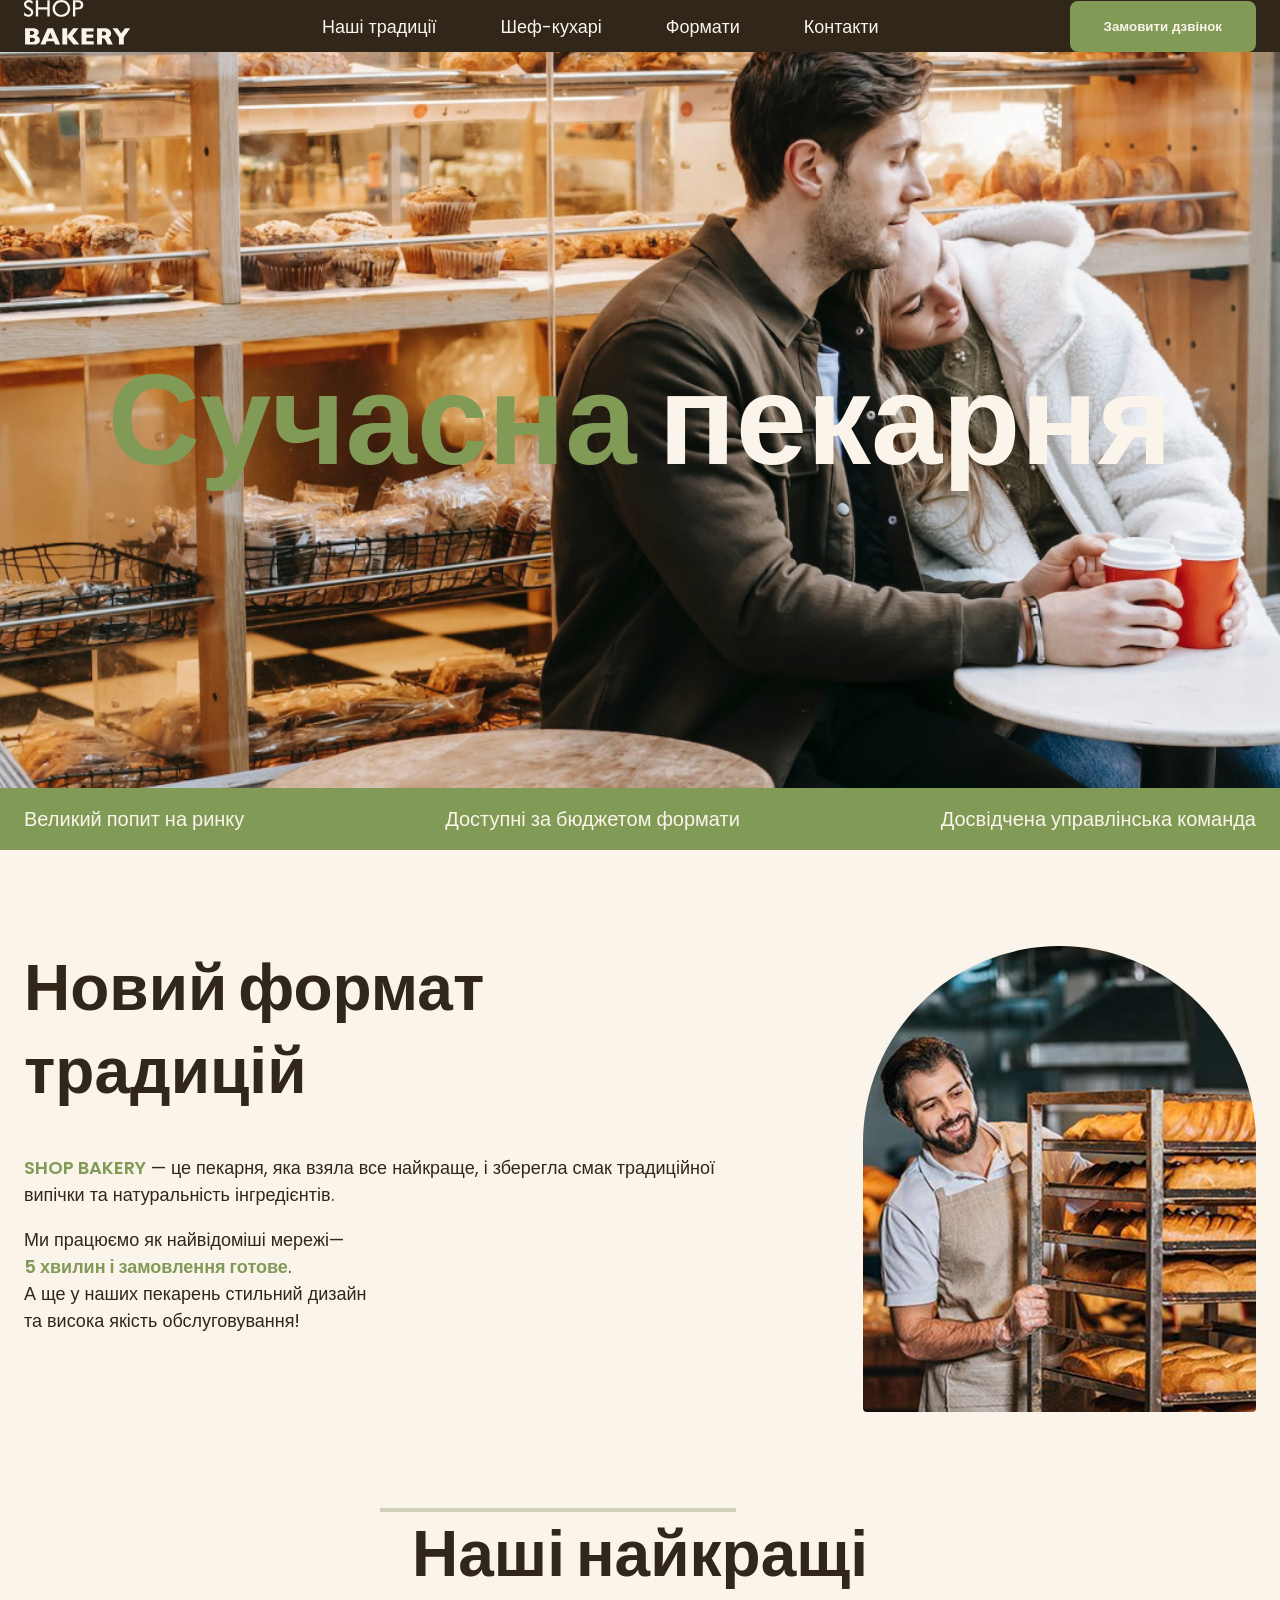
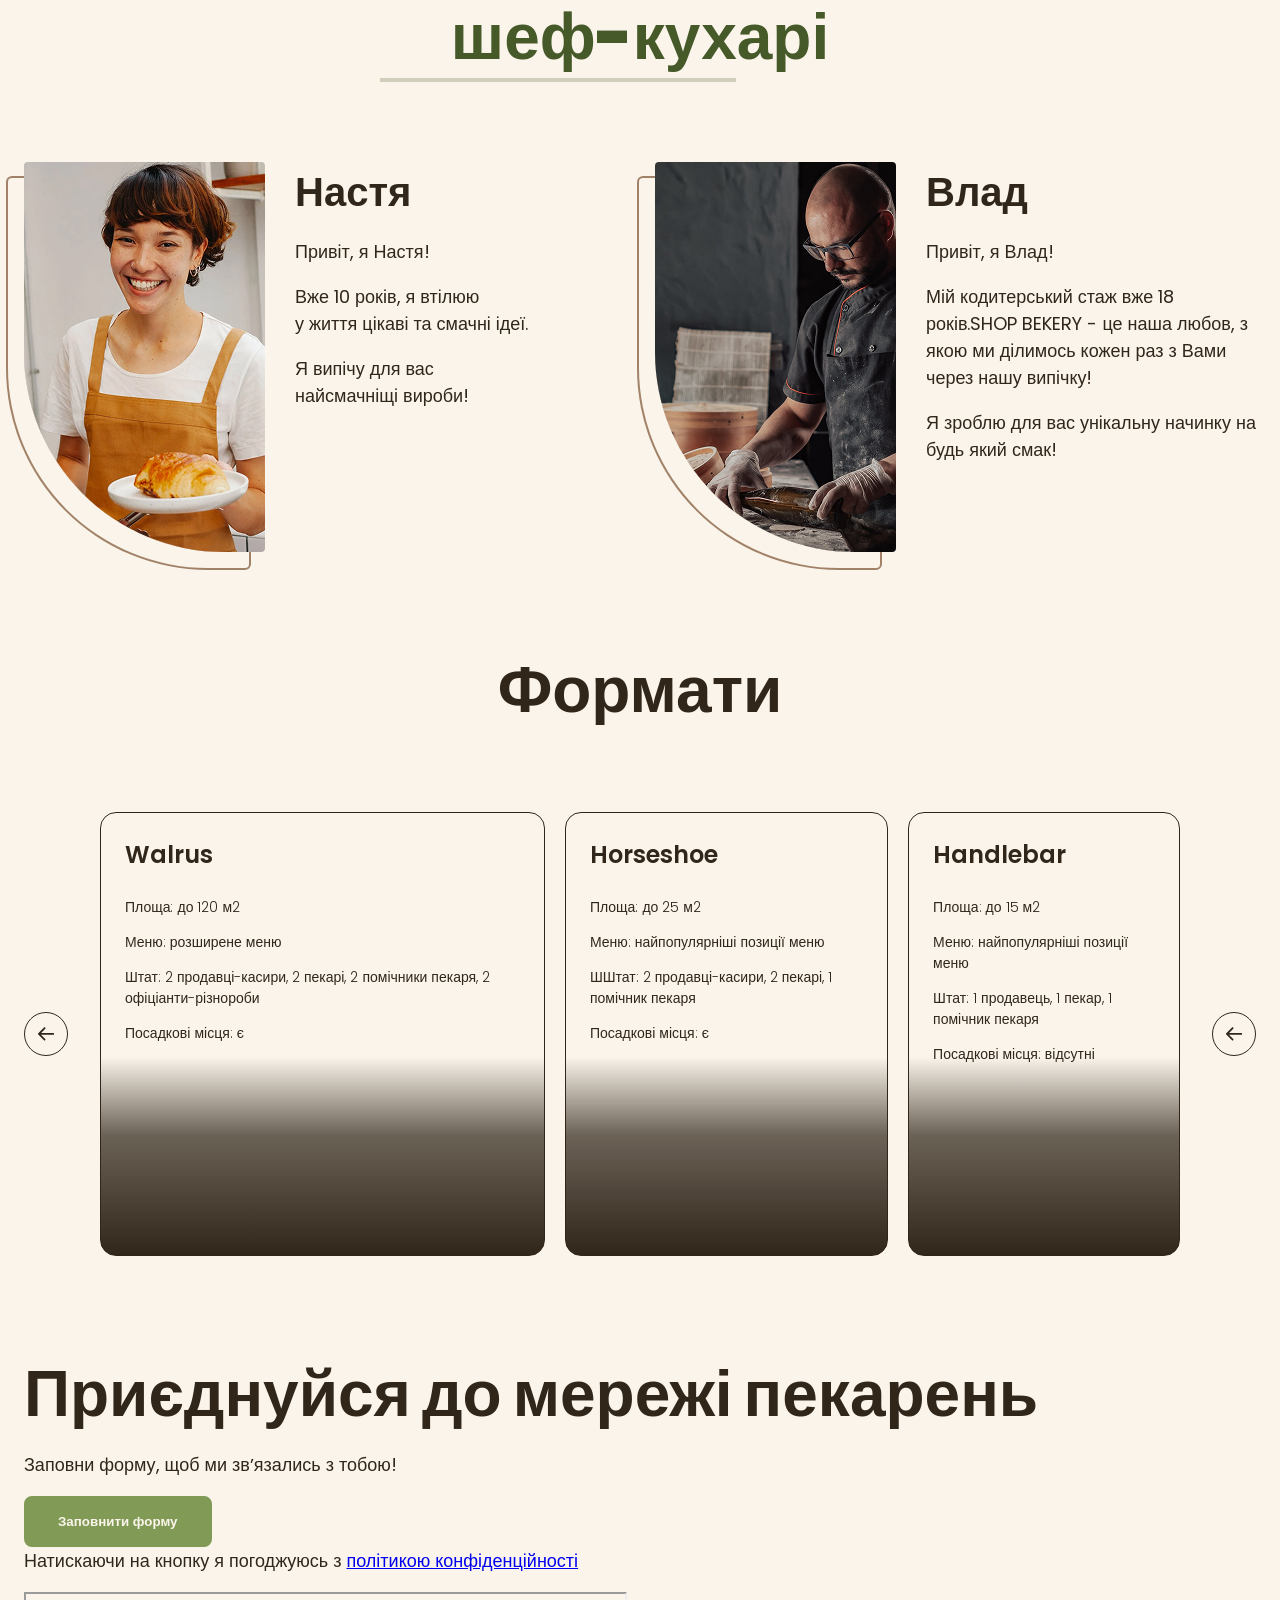
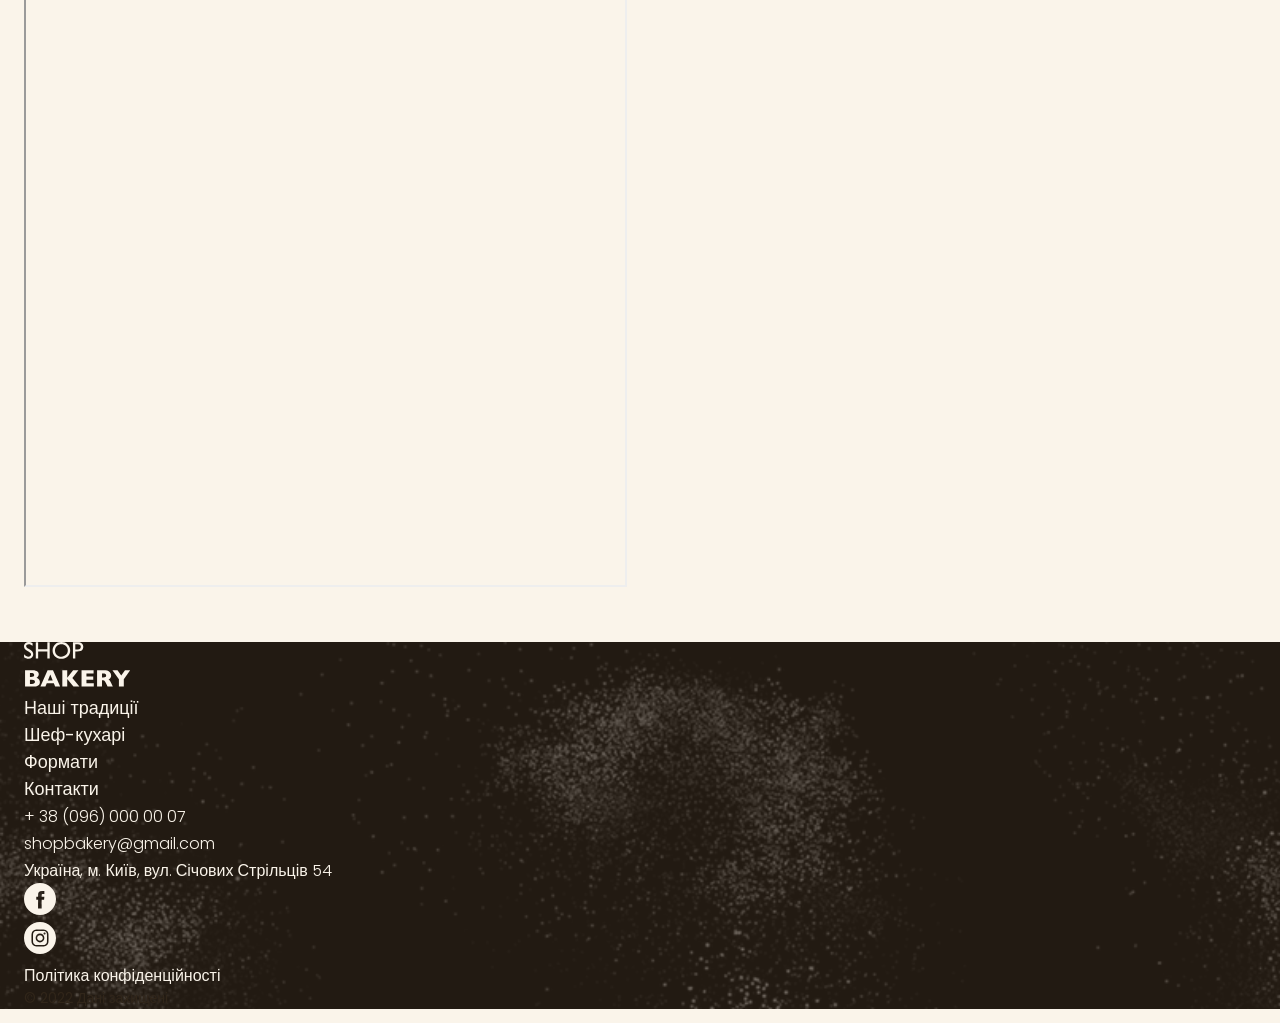
<file: index.html>
<!doctype html>
<html lang="uk">
  <head>
    <meta charset="UTF-8" />
    <meta http-equiv="X-UA-Compatible" content="IE=edge" />
    <meta name="viewport" content="width=device-width, initial-scale=1.0" />
    <title>Сучасна пекарня</title>
    <!-- css -->
    <link rel="stylesheet" href="./CSS/style.css" />
  </head>
  <body>
    <header>
      <div class="container">
        <div class="header-container">
          <nav class="header-nav">
            <a href="/">
              <img src="./images/logo.svg" alt="Логотип Сучасна пекарня" />
            </a>
            <ul class="header-menu">
              <li>
                <a class="header-link" href="#traditions-section"
                  >Наші традиції</a
                >
              </li>
              <li>
                <a class="header-link" href="#chefs-section">Шеф-кухарі</a>
              </li>
              <li>
                <a class="header-link" href="#formats-section">Формати</a>
              </li>
              <li>
                <a class="header-link" href="#contact-section">Контакти</a>
              </li>
            </ul>
          </nav>
          <button class="button-call" type="button">Замовити дзвінок</button>
        </div>
      </div>
    </header>
    <main>
      <section class="hero-section">
        <h1 class="hero-title"><span class="accent">Сучасна</span> пекарня</h1>
      </section>
      <section class="advantages-section">
        <div class="container">
          <h2 class="visually-hidden">Наші переваги</h2>
          <ul class="advantages-list">
            <li class="advantages-item">Великий попит на ринку</li>
            <li class="advantages-item">Доступні за бюджетом формати</li>
            <li class="advantages-item">Досвідчена управлінська команда</li>
          </ul>
        </div>
      </section>
      <section class="traditions-section section" id="traditions-section">
        <div class="container">
          <div class="traditions-container">
            <div class="traditions-content">
              <h2 class="traditions-title section-title">
                Новий формат традицій
              </h2>
              <p class="traditions-text">
                <span class="brand uppercase">shop bakery</span> — це пекарня,
                яка взяла все найкраще, і зберегла смак традиційної випічки та
                натуральність інгредієнтів.
              </p>
              <p class="traditions-text limited">
                Ми працюємо як найвідоміші мережі— <br />
                <span class="brand">5 хвилин і замовлення готове</span>. <br />
                А ще у наших пекарень стильний дизайн та висока якість
                обслуговування!
              </p>
            </div>
            <img
              class="traditions-bakerman"
              src="./images/bakerman.jpg"
              alt="Пекар посміхається дивлячись на батони"
            />
          </div>
        </div>
      </section>
      <section class="section" id="chefs-section">
        <div class="container">
          <h2 class="chefs-title section-title centered">
            Наші найкращі <span class="accent">шеф-кухарі</span>
          </h2>
          <ul class="chefs-list">
            <li class="chefs-item">
              <article class="chef-card">
                <img
                  class="chef-photo"
                  src="images/nastya-chef.jpg"
                  alt="Nastya chef"
                />
                <div>
                  <h3 class="chef-title">Настя</h3>
                  <p class="chef-text">Привіт, я Настя!</p>
                  <p class="chef-text">
                    Вже 10 років, я втілюю <br />
                    у життя цікаві та смачні ідеї.
                  </p>
                  <p class="chef-text">
                    Я випічу для вас <br />
                    найсмачніщі вироби!
                  </p>
                </div>
              </article>
            </li>
            <li class="chefs-item">
              <article class="chef-card">
                <img
                  class="chef-photo"
                  src="images/vlad-chef.jpg"
                  alt="Vlad chef"
                />
                <div>
                  <h3 class="chef-title">Влад</h3>
                  <p class="chef-text">Привіт, я Влад!</p>
                  <p class="chef-text">
                    Мій кодитерський стаж вже 18 років.SHOP BEKERY - це наша
                    любов, з якою ми ділимось кожен раз з Вами через нашу
                    випічку!
                  </p>
                  <p class="chef-text">
                    Я зроблю для вас унікальну начинку на будь який смак!
                  </p>
                </div>
              </article>
            </li>
          </ul>
        </div>
      </section>
      <section class="section" id="formats-section">
        <div class="container">
          <h2 class="formats-title section-title centered">Формати</h2>
          <div class="formats-container">
            <button class="carousel-button" type="button">
              <svg class="carousel-icon" width="16" height="16">
                <use href="images/icons.svg#icon-arrow"></use>
              </svg>
            </button>
            <ul class="formats-list">
              <li>
                <article class="format-card">
                  <h3 class="format-title" lang="en">Walrus</h3>
                  <div class="format-text">
                    <p>Площа: до 120 м2</p>
                    <p>Меню: розширене меню</p>
                    <p>
                      Штат: 2 продавці-касири, 2 пекарі, 2 помічники пекаря, 2
                      офіціанти-різнороби
                    </p>
                    <p>Посадкові місця: є</p>
                  </div>
                </article>
              </li>
              <li>
                <article class="format-card">
                  <h3 class="format-title" lang="en">Horseshoe</h3>
                  <div class="format-text">
                    <p>Площа: до 25 м2</p>
                    <p>Меню: найпопулярніші позиції меню</p>
                    <p>ШШтат: 2 продавці-касири, 2 пекарі, 1 помічник пекаря</p>
                    <p>Посадкові місця: є</p>
                  </div>
                </article>
              </li>
              <li>
                <article class="format-card">
                  <h3 class="format-title" lang="en">Handlebar</h3>
                  <div class="format-text">
                    <p>Площа: до 15 м2</p>
                    <p>Меню: найпопулярніші позиції меню</p>
                    <p>Штат: 1 продавець, 1 пекар, 1 помічник пекаря</p>
                    <p>Посадкові місця: відсутні</p>
                  </div>
                </article>
              </li>
            </ul>
            <button class="carousel-button" type="button">
              <svg class="carousel-icon" width="16" height="16">
                <use href="images/icons.svg#icon-arrow"></use>
              </svg>
            </button>
          </div>
        </div>
      </section>
      <section class="section" id="contact-section">
        <div class="container">
          <h2 class="contact-title section-title">
            Приєднуйся до мережі пекарень
          </h2>
          <p class="contact-text">Заповни форму, щоб ми звʼязались з тобою!</p>
          <button class="button-call" type="button">Заповнити форму</button>
          <p class="contact-politic">
            Натискаючи на кнопку я погоджуюсь з
            <a href="#">політикою конфіденційності</a>
          </p>
          <iframe
            src="https://www.google.com/maps/embed?pb=!1m18!1m12!1m3!1d2540.1636289098733!2d30.4912733!3d50.4566776!2m3!1f0!2f0!3f0!3m2!1i1024!2i768!4f13.1!3m3!1m2!1s0x40d4ce637c006b2d%3A0xaf86385f19996ff0!2sSichovykh%20Striltsiv%20St%2C%2054%2C%20Kyiv%2C%20Ukraina%2C%2002000!5e0!3m2!1spl!2spl!4v1779365240998!5m2!1spl!2spl"
            width="603"
            height="595"
            allowfullscreen=""
            loading="lazy"
            referrerpolicy="no-referrer-when-downgrade"
          ></iframe>
        </div>
      </section>
    </main>
    <footer class="footer">
      <div class="container">
        <nav>
          <a href="#">
            <img src="./images/logo.svg" alt="Логотип Сучасна пекарня" />
          </a>
          <ul>
            <li>
              <a class="header-link" href="#traditions-section"
                >Наші традиції</a
              >
            </li>
            <li><a class="header-link" href="#chefs-section">Шеф-кухарі</a></li>
            <li><a class="header-link" href="#formats-section">Формати</a></li>
            <li><a class="header-link" href="#contact-section">Контакти</a></li>
          </ul>
        </nav>
        <address>
          <ul>
            <li>
              <a class="address-link" href="tel:">+ 38 (096) 000 00 07</a>
            </li>
            <li>
              <a class="address-link" href="mailto:shopbakery@gmail.com">
                shopbakery@gmail.com
              </a>
            </li>
            <li>
              <a
                class="address-link"
                target="_blank"
                href="https://maps.app.goo.gl/JW6vWbQ83ZpzMgV39"
              >
                Україна, м. Київ, вул. Січових Стрільців 54
              </a>
            </li>
            <li>
              <a href="#">
                <svg class="address-icon" width="32" height="32">
                  <use href="images/icons.svg#icon-facebook"></use>
                </svg>
              </a>
            </li>
            <li>
              <a href="#">
                <svg class="address-icon" width="32" height="32">
                  <use href="images/icons.svg#icon-instagram"></use>
                </svg>
              </a>
            </li>
          </ul>
          <a class="address-link" href="#" target="_blank"
            >Політика конфіденційності</a
          >
          <p class="address-copyright">&copy; 2022 Дані захищені</p>
        </address>
      </div>
    </footer>
  </body>
</html>

<!-- caninclude - сайт який показує чи можна поєднувати теги, наприклад вставити тег footer в тег header(не можна) -->
<!--  module 11  24:06-->
</file>
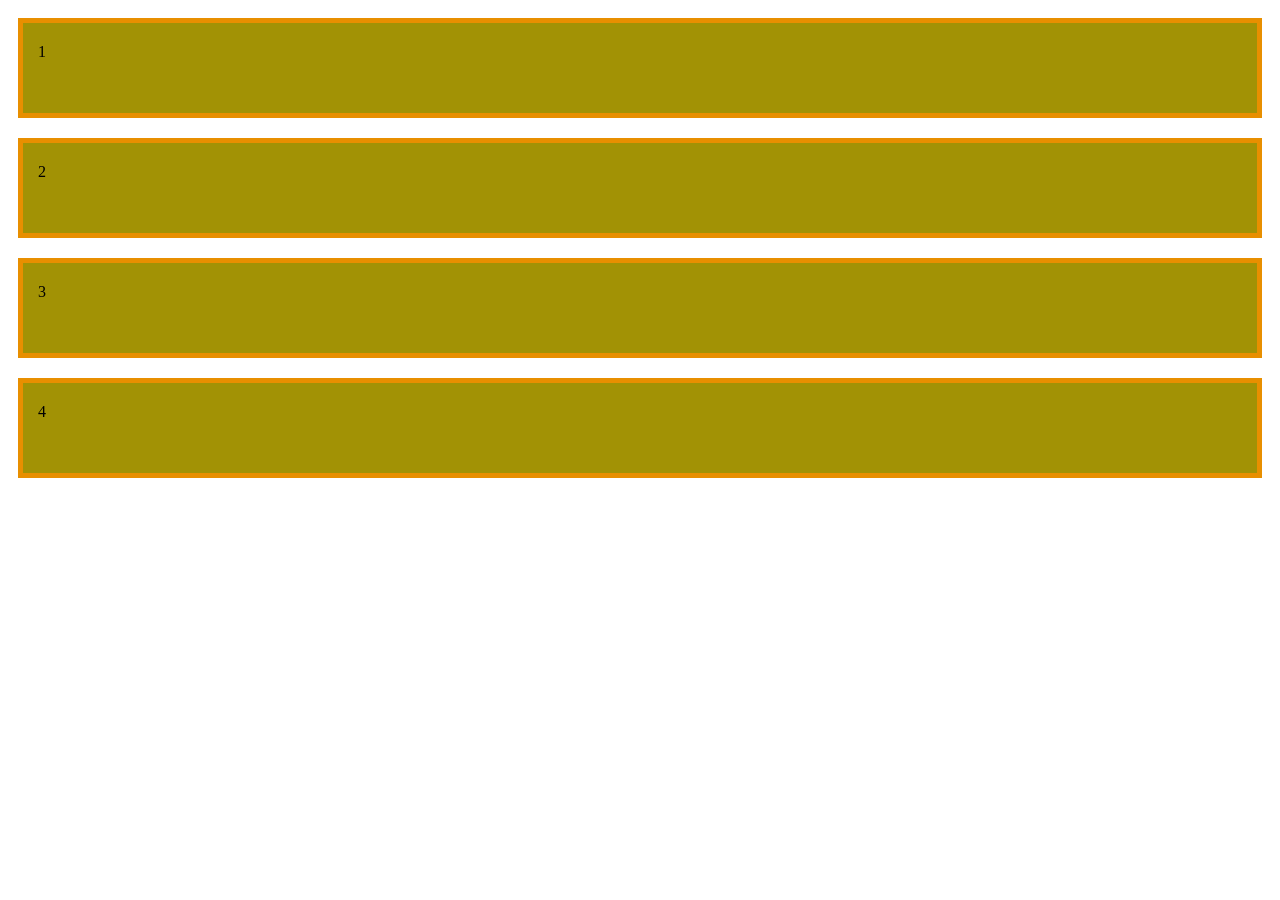
<file: test.html>
<!doctype html>
<html lang="en">
  <head>
    <meta charset="UTF-8" />
    <meta name="viewport" content="width=device-width, initial-scale=1.0" />
    <title>Document</title>
    <link rel="stylesheet" href="./CSS/test.css" />
  </head>
  <body>
    <div class="flex-container">
      <div class="item">1</div>
      <div class="item">2</div>
      <div class="item">3</div>
      <div class="item">4</div>
    </div>
  </body>
</html>
</file>
<file: CSS/style.css>
/* CSS- змінні. В нашому випадку зараз це буде контейнер для кольорів,адже коли ми прописували кольори і все інше до кожного з стилів окремо, 
то в разі потреби змінни кольору - нам треба було б довго гратись, але завдяки змінним це стає легше наприклад 
Використання: прописуємо тег :root {--color-brand} і вже в ньому створюємо контейнер для кольорів/шрифтів, тощо. А туди де ми хочемо наш кольор взяти прописуємо
замість номеру кольору тег - var(--color-brand)
Потбрібно зауважити,що у змінну ми задаємо усі кольори!
Основний колір називається - primary
CTRL+Shift+L = Виділити усі подібні значення!
Можна задати один головний колір тексту який є домінантним через body {color:var();} як ми вже зробили нижче*/

/* https://flexboxfroggy.com/#ru  ПРАКТИКА FLEXBOX! */

@font-face {
  font-display: swap;
  font-family: "Poppins";
  font-weight: 300;
  src: url("../fonts/poppins-v24-latin-300.woff2") format("woff2");
}

@font-face {
  font-display: swap;
  font-family: "Poppins";
  font-weight: 400;
  src: url("../fonts/poppins-v24-latin-regular.woff2") format("woff2");
}

@font-face {
  font-display: swap;
  font-family: "Poppins";
  font-weight: 600;
  src: url("../fonts/poppins-v24-latin-600.woff2") format("woff2");
}

@font-face {
  font-display: swap;
  font-family: "Poppins";
  font-weight: 900;
  src: url("../fonts/poppins-v24-latin-900.woff2") format("woff2");
}

:root {
  --color-primary-dark: #31261a;
  --color-primary-light: #faf4ea;
  --color-brand-normal: #819b57;
  --color-brand-dark: #465929;
  --color-brand-light: #cfcfbc;
  --color-secondary-dark: #a18268;
}

/* basa */
* {
  box-sizing: border-box;
}

h1,
h2,
h3,
h4,
h5,
h6,
p {
  margin-top: 0;
}

body {
  color: var(--color-primary-dark);
  background-color: var(--color-primary-light);
  font-family: Poppins, sans-serif;
  font-size: 18px;
  font-weight: 400;
  line-height: 1.5;
  margin: 0;
}

address {
  font-style: normal;
}
ul {
  margin: 0;
  padding: 0;
  list-style-type: none;
}

.section {
  padding: 48px 0;
}

.container {
  width: 100%;
  max-width: 1288px;
  margin: 0 auto;
  padding: 0 24px;
}

/* button */
.button-call {
  background-color: var(--color-brand-normal);
  border: 2px solid var(--color-brand-normal);
  border-radius: 8px;
  color: var(--color-primary-light);
  cursor: pointer;
  font-weight: 600;
  padding: 16px 32px;
}

.button-call:hover {
  background: transparent;
  color: var(--color-brand-dark);
}
/* link */
.header-link {
  color: var(--color-primary-light);
  text-decoration: none;
}

.header-link:hover {
  color: var(--color-brand-normal);
  font-weight: 600;
}

/* header */
header {
  background-color: var(--color-primary-dark); /*remove*/
}
.header-container {
  display: flex;
  align-items: center;
  gap: 40px;
}

.header-nav {
  display: flex;
  align-items: center;
  flex-grow: 1;
  gap: 40px;
}
.header-menu {
  display: flex;
  gap: 64px;
  flex-grow: 1;
  justify-content: center;
}

/* hero section */
.hero-section {
  padding: 272px 0;
  background-image: url("../images/hero-section-background.jpg");
  background-repeat: no-repeat;
  background-position: center top;
  background-size: cover;
  background-attachment: fixed;
}

.hero-title {
  color: var(--color-primary-light);
  text-align: center;
  font-size: 128px;
  font-weight: 900;
  margin-bottom: 0;
}
.hero-title .accent {
  color: var(--color-brand-normal);
}
/* advantages section */

.advantages-section {
  padding: 16px 0;
  background-color: var(--color-brand-normal);
}

.visually-hidden {
  position: absolute;
  left: -10000px;
  top: auto;
  width: 1px;
  height: 1px;
  overflow: hidden;
}
.advantages-list {
  display: flex;
  justify-content: space-between;
  gap: 40px;
}
.advantages-item {
  color: var(--color-primary-light);
  font-weight: 300;
  font-size: 20px;
}
.section-title {
  font-size: 64px;
  font-weight: 900;
  line-height: 1.3;
}
.section-title.centered {
  text-align: center;
}

.section-title .accent {
  color: var(--color-brand-dark);
}
.accent {
  color: var(--color-brand-normal);
}

/* traditions section */

.traditions-title {
  margin-bottom: 42px;
}
.traditions-content {
  max-width: 710px;
}
.traditions-section {
  padding-top: 96px;
}
.traditions-text .uppercase {
  text-transform: uppercase;
}
.traditions-text .brand {
  color: var(--color-brand-normal);
  font-weight: 600;
}
.traditions-container {
  display: flex;
  justify-content: space-between;
  gap: 40px;
}
.traditions-text.limited {
  max-width: 350px;
}
.traditions-bakerman {
  border-radius: 200px 200px 4px 4px;
}

/* chefs section */

.chefs-title {
  margin: 0 auto 80px;
  max-width: 520px;
}
.chefs-title::before,
.chefs-title::after {
  display: block;
  width: 352px;
  border: 2px solid var(--color-brand-light);
  content: "";
}
.chefs-list {
  display: flex;
  gap: 30px;
}
.chefs-item {
  flex-basis: calc((100% - 30px) / 2);
}
.chef-card {
  display: flex;
  gap: 30px;
}
.chef-photo {
  border-radius: 4px 4px 4px 200px;
  box-shadow:
    -16px 16px 0 0 var(--color-primary-light),
    -16px 16px 0 2px var(--color-secondary-dark);
}
.chef-title {
  margin-bottom: 16px;
  font-size: 40px;
  font-weight: 600;
}

/* formats section */

.formats-list {
  display: flex;
  gap: 20px;
}

.formats-title {
  margin-bottom: 80px;
}
.format-card {
  height: 444px;
  border-radius: 16px;
  background-image: linear-gradient(
    180deg,
    rgba(49, 38, 26, 0) 55.21%,
    rgba(49, 38, 26, 0.71) 72.92%,
    #31261a 100%
  );

  border: 1px solid var(--color-primary-dark); /* remove */
  padding: 24px;
}

.formats-container {
  display: flex;
  align-items: center;
  gap: 32px;
}

.format-title {
  font-size: 24px;
  font-weight: 600;
}
.format-text {
  font-size: 14px;
  font-weight: 300;
}

/* Carousel */

.carousel-button {
  display: flex;
  align-items: center;
  justify-content: center;
  width: 44px;
  height: 44px;
  flex-shrink: 0;
  border-radius: 50%;
  background-color: transparent;
  border: 1px solid var(--color-primary-dark);
  padding: 0;
  fill: var(--color-primary-dark);
  cursor: pointer;
}

.carousel-button:hover {
  background-color: var(--color-primary-dark);
  fill: var(--color-primary-light);
}

/* contact section */

.contact-title {
  margin-bottom: 16px;
}

/* footer */
.address-link {
  font-size: 16px;
  font-weight: 300;
  color: var(--color-primary-light);
  text-decoration: none;
}

.address-link:hover {
  font-size: 16px;
  font-weight: 300;
  color: var(--color-brand-normal);
}

.address-icon {
  fill: var(--color-primary-light);
}

.address-icon:hover {
  fill: var(--color-brand-normal);
}

.address-copyright {
  font-size: 14px;
}

.footer {
  background-color: var(--color-primary-dark);
  background-image: url("../images/footer-background.png");
  background-repeat: no-repeat;
  background-size: cover;
  background-position: center;
}
</file>
<file: CSS/test.css>
* {
  box-sizing: border-box;
}

.flex-container {
  display: flex;
  flex-direction: column;
  justify-content: center;
}
.item {
  flex-basis: 100px;
  height: 4px;
  background-color: rgb(162, 146, 5);
  padding: 20px 15px 20px 15px;
  border: 5px solid rgb(232, 143, 0);
  margin: 10px;
}
</file>
